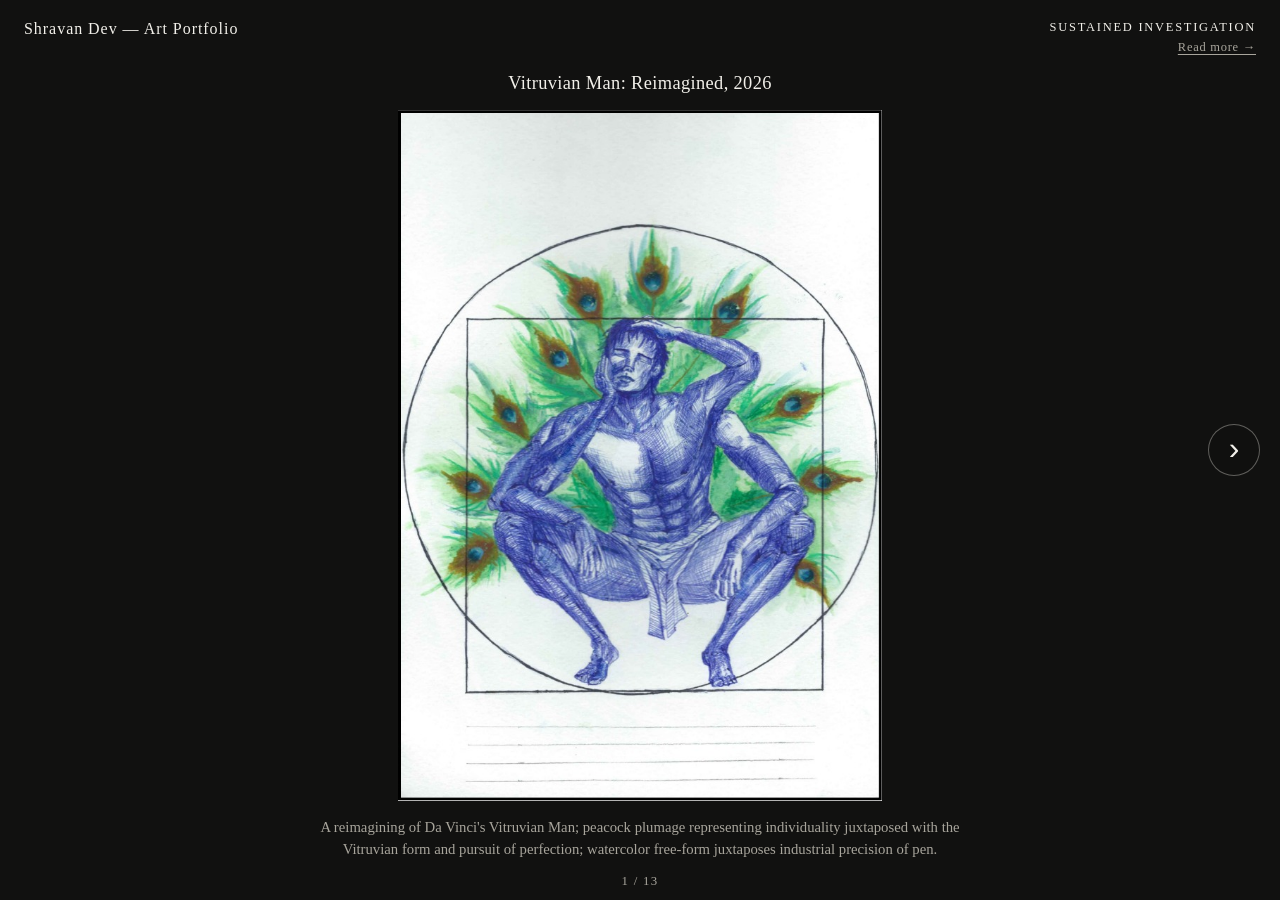
<file: index.html>
<!DOCTYPE html>
<html lang="en">
<head>
<meta charset="UTF-8">
<meta name="viewport" content="width=device-width, initial-scale=1.0">
<title>Shravan Dev — Art Portfolio</title>
<meta name="description" content="Art portfolio of Shravan Dev: drawing, painting, collage and 3D.">
<link rel="stylesheet" href="styles.css">
</head>
<body>
  <header class="name"><a href="#top">Shravan Dev &mdash; Art Portfolio</a></header>
  <div class="category" aria-live="polite">
    <span id="category-name"></span>
    <a id="category-link" href="sustained-investigation.html" hidden>Read more &rarr;</a>
  </div>
  <div class="counter"><span id="current">1</span> / <span id="total"></span></div>

  <main id="top" class="track">
    <section class="work" data-category="Sustained Investigation" data-link="sustained-investigation.html">
      <figure>
        <h2>Vitruvian Man: Reimagined, 2026</h2>
        <img src="images/art-06.jpg" width="687" height="983" alt="Blue figure crouching inside a peacock-feather mandala" fetchpriority="high">
        <figcaption>A reimagining of Da Vinci's Vitruvian Man; peacock plumage representing individuality juxtaposed with the Vitruvian form and pursuit of perfection; watercolor free-form juxtaposes industrial precision of pen.</figcaption>
      </figure>
    </section>
    <section class="work" data-category="Sustained Investigation" data-link="sustained-investigation.html">
      <figure>
        <h2>Inside the Glass Frog, 2026</h2>
        <img src="images/art-13.jpg" width="1089" height="777" alt="Linocut print of a glass frog standing upright, shown beside its carved linoleum block">
        <figcaption>Final print (left), linoleum block (right); Glass Frog anatomy represents suppression of childhood (tadpole in heart) into the "core" of the body; subject illuminated from behind to reveal what is hidden inside.</figcaption>
      </figure>
    </section>
    <section class="work" data-category="Sustained Investigation" data-link="sustained-investigation.html">
      <figure>
        <h2>Actaeon the Hunter, 2026</h2>
        <img src="images/art-04.jpg" width="575" height="837" alt="Graphite figure study with an antler-like crest and handwritten notes">
        <figcaption>Depicts Actaeon, a Greek hunter who saw Artemis bathing and was subsequently punished by being transformed into a deer; the form explores the guilt and pain of punishment as well as the attempt to maintain identity in change; explores the power of nature to heal and the ability of man to resist.</figcaption>
      </figure>
    </section>
    <section class="work" data-category="Mixed Media &amp; Collage">
      <figure>
        <h2>Music is Life, 2026</h2>
        <img src="images/art-03.jpg" width="1247" height="877" alt="Sketchbook spread collage of figures, hearts, eyes and map fragments">
        <figcaption>Collage work; explores the connection between the body and the emotion of music.</figcaption>
      </figure>
    </section>
    <section class="work" data-category="Mixed Media &amp; Collage">
      <figure>
        <h2>Color of Heat, 2026</h2>
        <img src="images/art-01.jpg" width="2210" height="1570" alt="Sketchbook spread of thermal-colored hands in ink wash, pastel and acrylic">
        <figcaption>Explores mixed media (dip pen, India ink, watercolor, soft pastel, alcohol marker, colored pencil); explores the way color can portray temperature, light, and emotion in skin; anatomy practice.</figcaption>
      </figure>
    </section>
    <section class="work" data-category="Mixed Media &amp; Collage">
      <figure>
        <h2>Flight in Days, 2026</h2>
        <img src="images/art-02.jpg" width="1232" height="895" alt="Sketchbook spread of a leaf-and-foil collage with a lizard and a dragon">
        <figcaption>Collage work; dragons' wings made with leaves (left) and aluminum foil (right), to juxtapose nature versus machine.</figcaption>
      </figure>
    </section>
    <section class="work" data-category="Mixed Media &amp; Collage">
      <figure>
        <h2>Girl with Red, 2026</h2>
        <img src="images/art-11.jpg" width="607" height="885" alt="Graphite portrait of a woman with a paint-dripped hand over her face, on paint swatches and a map">
        <figcaption>Collage work; a woman is depicted with flowing red liquid giving the impression of a hand; maps, red coloring, and a covered face suggest a secret.</figcaption>
      </figure>
    </section>
    <section class="work" data-category="3D Modeling">
      <figure>
        <h2>Queen's Gambit, 2024</h2>
        <img src="images/art-09.jpg" width="1316" height="739" alt="Blender render of a chessboard with white and black pieces">
        <figcaption>3D render via Blender; full model and render created by me; depicts infamous Queen's Gambit scene.</figcaption>
      </figure>
    </section>
    <section class="work" data-category="3D Modeling">
      <figure>
        <h2>STRIKE!, 2024</h2>
        <img src="images/art-08.jpg" width="1316" height="739" alt="Blender render of a bowling ball striking pins">
        <figcaption>3D render via Blender; full model and render created by me; depicts dynamic bowling strike.</figcaption>
      </figure>
    </section>
    <section class="work" data-category="Portraiture">
      <figure>
        <h2>Blonde, 2025</h2>
        <img src="images/art-10.jpg" width="554" height="576" alt="Graphite portrait of a bearded man in a jacket and tie">
        <figcaption>Portrait of Frank Ocean in my stylized form; it contains inspiration from the works of Japanese animated media.</figcaption>
      </figure>
    </section>
    <section class="work" data-category="Portraiture">
      <figure>
        <h2>Symbol of Hope, 2025</h2>
        <img src="images/art-07.jpg" width="1021" height="720" alt="Pastel portrait of a man in front of a red and gold shield">
        <figcaption>Portrait of David Corenswet as Superman; explored watercolor layering in red, yellow, then blue to build skin tone; soft pastel used to create a gradient in the background.</figcaption>
      </figure>
    </section>
    <section class="work" data-category="Portraiture">
      <figure>
        <h2>Dwayne "The Rock" Johnson, 2023</h2>
        <img src="images/art-12.jpg" width="649" height="817" alt="Graphite portrait of a man with red watercolor splatter">
        <figcaption>Portrait of Dwayne Johnson; sketch pencils and watercolor; explores rendering of face and clothing.</figcaption>
      </figure>
    </section>
    <section class="work" data-category="Portraiture">
      <figure>
        <h2>Short n' Sweet, 2025</h2>
        <img src="images/art-05.jpg" width="485" height="700" alt="Short n' Sweet poster-style graphite portrait on a blue watercolor ground">
        <figcaption>Portrait of Sabrina Carpenter; soft pastel used to create heart prints in the background; sketch pencil used to render realistic hair with volume and detail.</figcaption>
      </figure>
    </section>
  </main>

  <button class="arrow prev" aria-label="Previous piece" hidden>&#8249;</button>
  <button class="arrow next" aria-label="Next piece">&#8250;</button>

  <script src="script.js"></script>
</body>
</html>
</file>
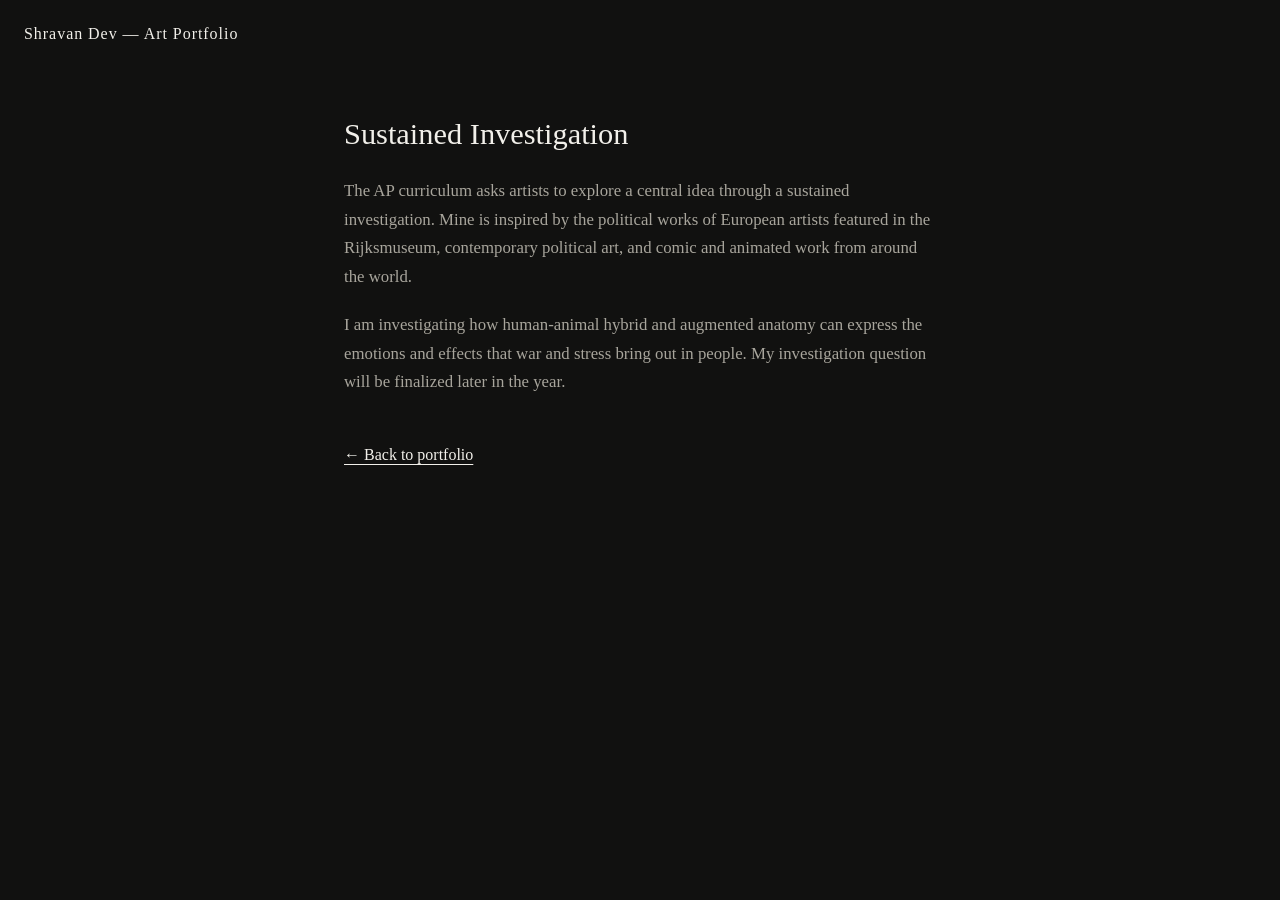
<file: sustained-investigation.html>
<!DOCTYPE html>
<html lang="en">
<head>
<meta charset="UTF-8">
<meta name="viewport" content="width=device-width, initial-scale=1.0">
<title>Sustained Investigation — Shravan Dev</title>
<meta name="description" content="Shravan Dev's sustained investigation.">
<style>
  :root { --bg: #111110; --ink: #f2f0ea; --muted: #a8a59c; }
  * { box-sizing: border-box; }
  body {
    margin: 0;
    background: var(--bg);
    color: var(--ink);
    font-family: 'Iowan Old Style', Georgia, serif;
    line-height: 1.7;
  }
  header { padding: 1.25rem 1.5rem; }
  header a { color: var(--ink); text-decoration: none; font-size: 1rem; letter-spacing: 0.06em; }
  main { max-width: 40rem; margin: 0 auto; padding: 3rem 1.5rem 5rem; }
  h1 { font-size: 1.9rem; font-weight: 500; margin: 0 0 1.5rem; line-height: 1.25; }
  p { color: var(--muted); font-size: 1.05rem; margin: 0 0 1.25rem; }
  .back { display: inline-block; margin-top: 1.5rem; color: var(--ink); text-underline-offset: 0.22em; }
</style>
</head>
<body>
  <header><a href="index.html">Shravan Dev &mdash; Art Portfolio</a></header>
  <main>
    <h1>Sustained Investigation</h1>
    <p>The AP curriculum asks artists to explore a central idea through a sustained investigation. Mine is inspired by the political works of European artists featured in the Rijksmuseum, contemporary political art, and comic and animated work from around the world.</p>
    <p>I am investigating how human-animal hybrid and augmented anatomy can express the emotions and effects that war and stress bring out in people. My investigation question will be finalized later in the year.</p>
    <a class="back" href="index.html">&larr; Back to portfolio</a>
  </main>
</body>
</html>
</file>
<file: styles.css>
:root {
  --bg: #111110;
  --ink: #f2f0ea;
  --muted: #a8a59c;
  --bar: 4.5rem;
}

* { box-sizing: border-box; }

html, body {
  height: 100%;
  margin: 0;
  overflow: hidden;
  background: var(--bg);
  color: var(--ink);
  font-family: 'Iowan Old Style', Georgia, serif;
}

.name {
  position: fixed;
  top: 1.25rem;
  left: 1.5rem;
  z-index: 10;
}

.name a {
  color: var(--ink);
  text-decoration: none;
  font-size: 1rem;
  letter-spacing: 0.06em;
}

.category {
  position: fixed;
  top: 1.25rem;
  right: 1.5rem;
  z-index: 10;
  display: flex;
  flex-direction: column;
  align-items: flex-end;
  gap: 0.3rem;
  font-size: 0.78rem;
  letter-spacing: 0.14em;
  text-transform: uppercase;
}

.category a {
  color: var(--muted);
  font-size: 0.78rem;
  letter-spacing: 0.06em;
  text-transform: none;
  text-decoration: underline;
  text-underline-offset: 0.22em;
  transition: color 0.2s;
}

.category a:hover,
.category a:focus-visible { color: var(--ink); }

.counter {
  position: fixed;
  bottom: 0.7rem;
  left: 50%;
  transform: translateX(-50%);
  z-index: 10;
  font-size: 0.8rem;
  letter-spacing: 0.1em;
  color: var(--muted);
}

/* Horizontal track: each piece is one full-screen slide */
.track {
  display: flex;
  height: 100vh;
  height: 100svh;
  overflow-x: auto;
  overflow-y: hidden;
  scroll-snap-type: x mandatory;
  scrollbar-width: none;
}

.track::-webkit-scrollbar { display: none; }

.work {
  flex: 0 0 100vw;
  height: 100%;
  display: flex;
  align-items: center;
  justify-content: center;
  padding: var(--bar) 5rem 2.5rem;
  scroll-snap-align: center;
  scroll-snap-stop: always;
}

.work figure {
  margin: 0;
  width: 100%;
  height: 100%;
  display: grid;
  grid-template-rows: auto minmax(0, 1fr) auto;
  justify-items: center;
  row-gap: 0.9rem;
}

.work h2 {
  margin: 0;
  max-width: 44rem;
  text-align: center;
  font-size: 1.15rem;
  font-weight: 500;
  letter-spacing: 0.02em;
  line-height: 1.3;
}

.work img {
  display: block;
  align-self: center;
  width: auto;
  height: auto;
  min-height: 0;
  max-width: 100%;
  max-height: 100%;
  object-fit: contain;
}

.work figcaption {
  max-width: 42rem;
  text-align: center;
  font-size: 0.92rem;
  line-height: 1.5;
  color: var(--muted);
}

/* Arrows */
.arrow {
  position: fixed;
  top: 50%;
  transform: translateY(-50%);
  z-index: 10;
  width: 3.25rem;
  height: 3.25rem;
  padding: 0 0 0.25rem;
  border: 1px solid rgba(242, 240, 234, 0.35);
  border-radius: 50%;
  background: rgba(17, 17, 16, 0.55);
  color: var(--ink);
  font-size: 2rem;
  line-height: 1;
  cursor: pointer;
  transition: background 0.2s, border-color 0.2s;
}

.arrow:hover,
.arrow:focus-visible {
  background: rgba(242, 240, 234, 0.15);
  border-color: var(--ink);
}

.arrow.prev { left: 1.25rem; }
.arrow.next { right: 1.25rem; }

/* Gentle nudge on the first slide so people know to move on */
.arrow.next.nudge { animation: nudge 1.8s ease-in-out infinite; }

@keyframes nudge {
  0%, 100% { transform: translateY(-50%) translateX(0); }
  50% { transform: translateY(-50%) translateX(8px); }
}

@media (prefers-reduced-motion: reduce) {
  .arrow.next.nudge { animation: none; }
}

@media (max-width: 640px) {
  :root { --bar: 5.4rem; }
  .work h2 { font-size: 1.05rem; }
  .work figcaption { font-size: 0.85rem; }
  .name { left: 1rem; }
  .name a { font-size: 0.9rem; }
  .category { top: 2.6rem; right: auto; left: 1rem; flex-direction: row; align-items: baseline; flex-wrap: wrap; gap: 0.2rem 0.9rem; font-size: 0.7rem; }
  .category a { font-size: 0.72rem; }
  .counter { bottom: 2rem; }
  .work { padding: var(--bar) 0.75rem 5rem; }
  .arrow {
    top: auto;
    bottom: 1rem;
    transform: none;
    width: 2.75rem;
    height: 2.75rem;
    font-size: 1.7rem;
  }
  .arrow.prev { left: 1rem; }
  .arrow.next { right: 1rem; }
  .arrow.next.nudge { animation: none; }
}
</file>
